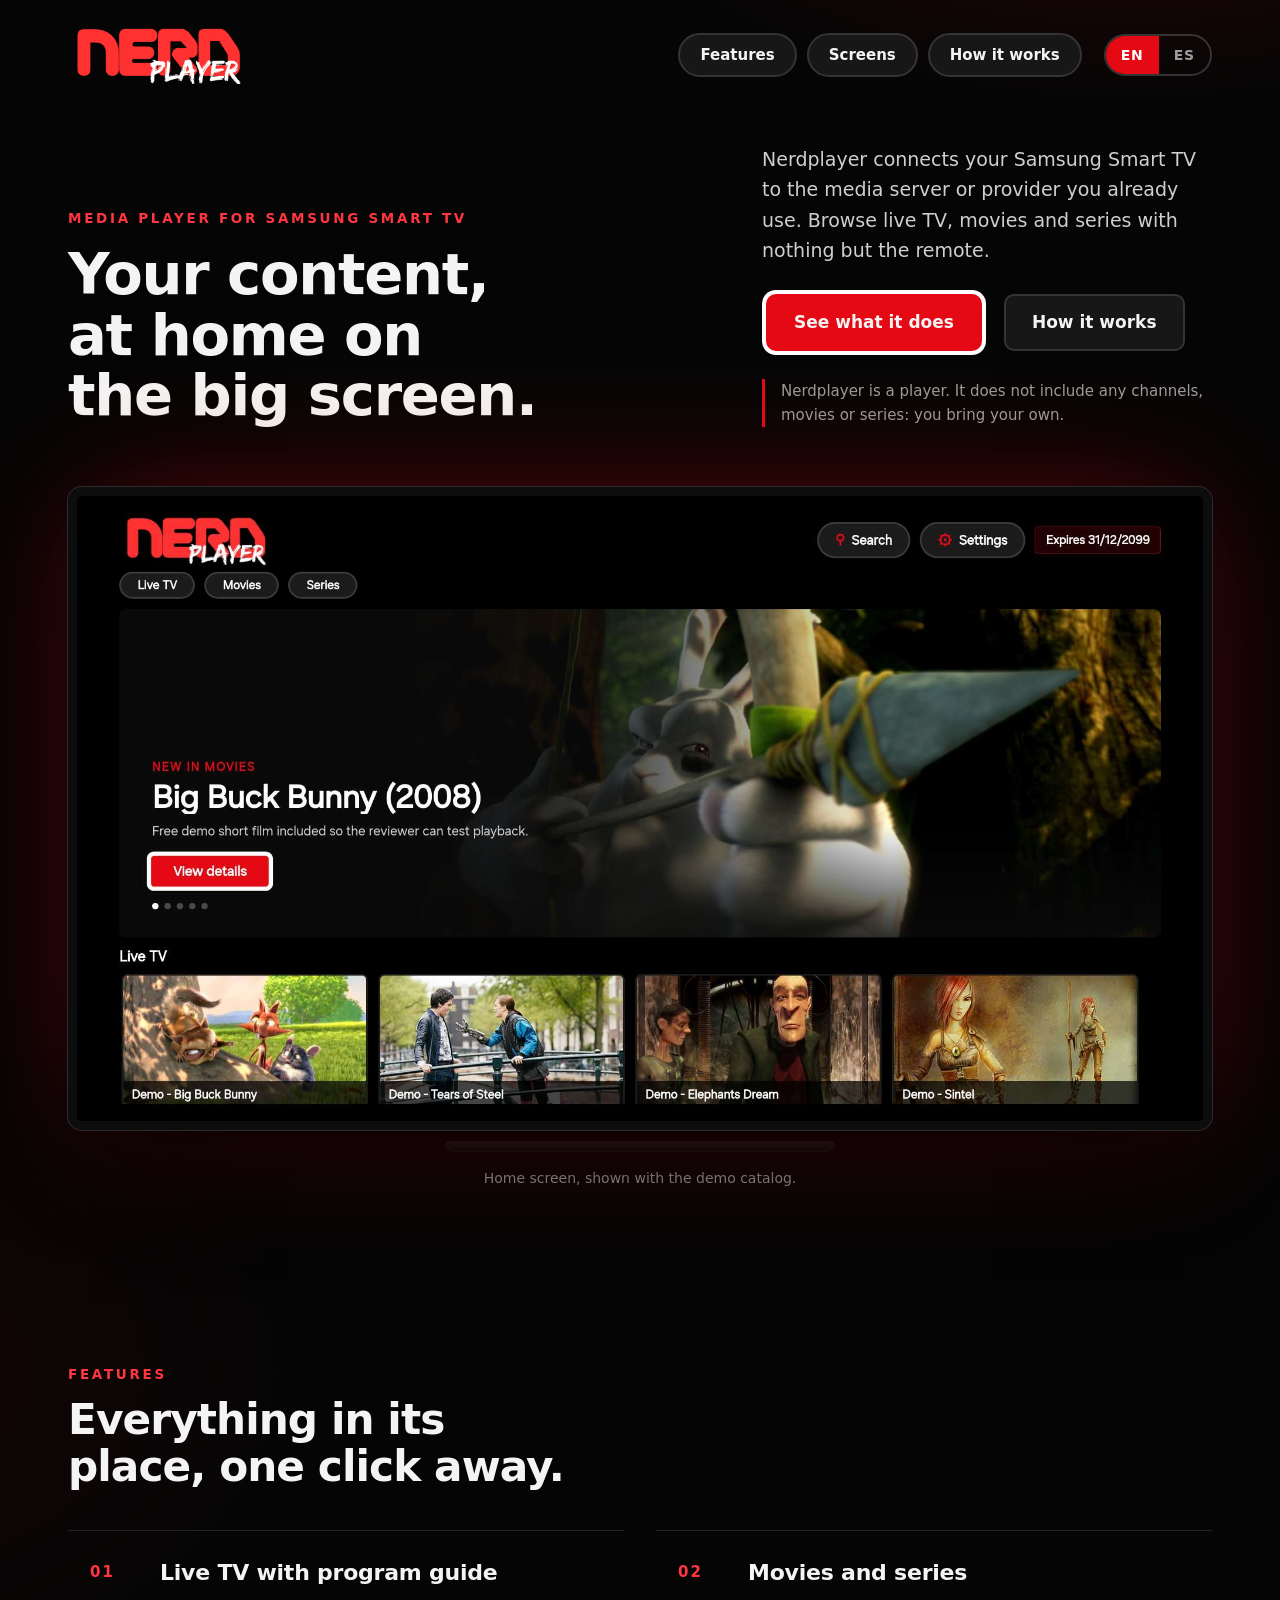
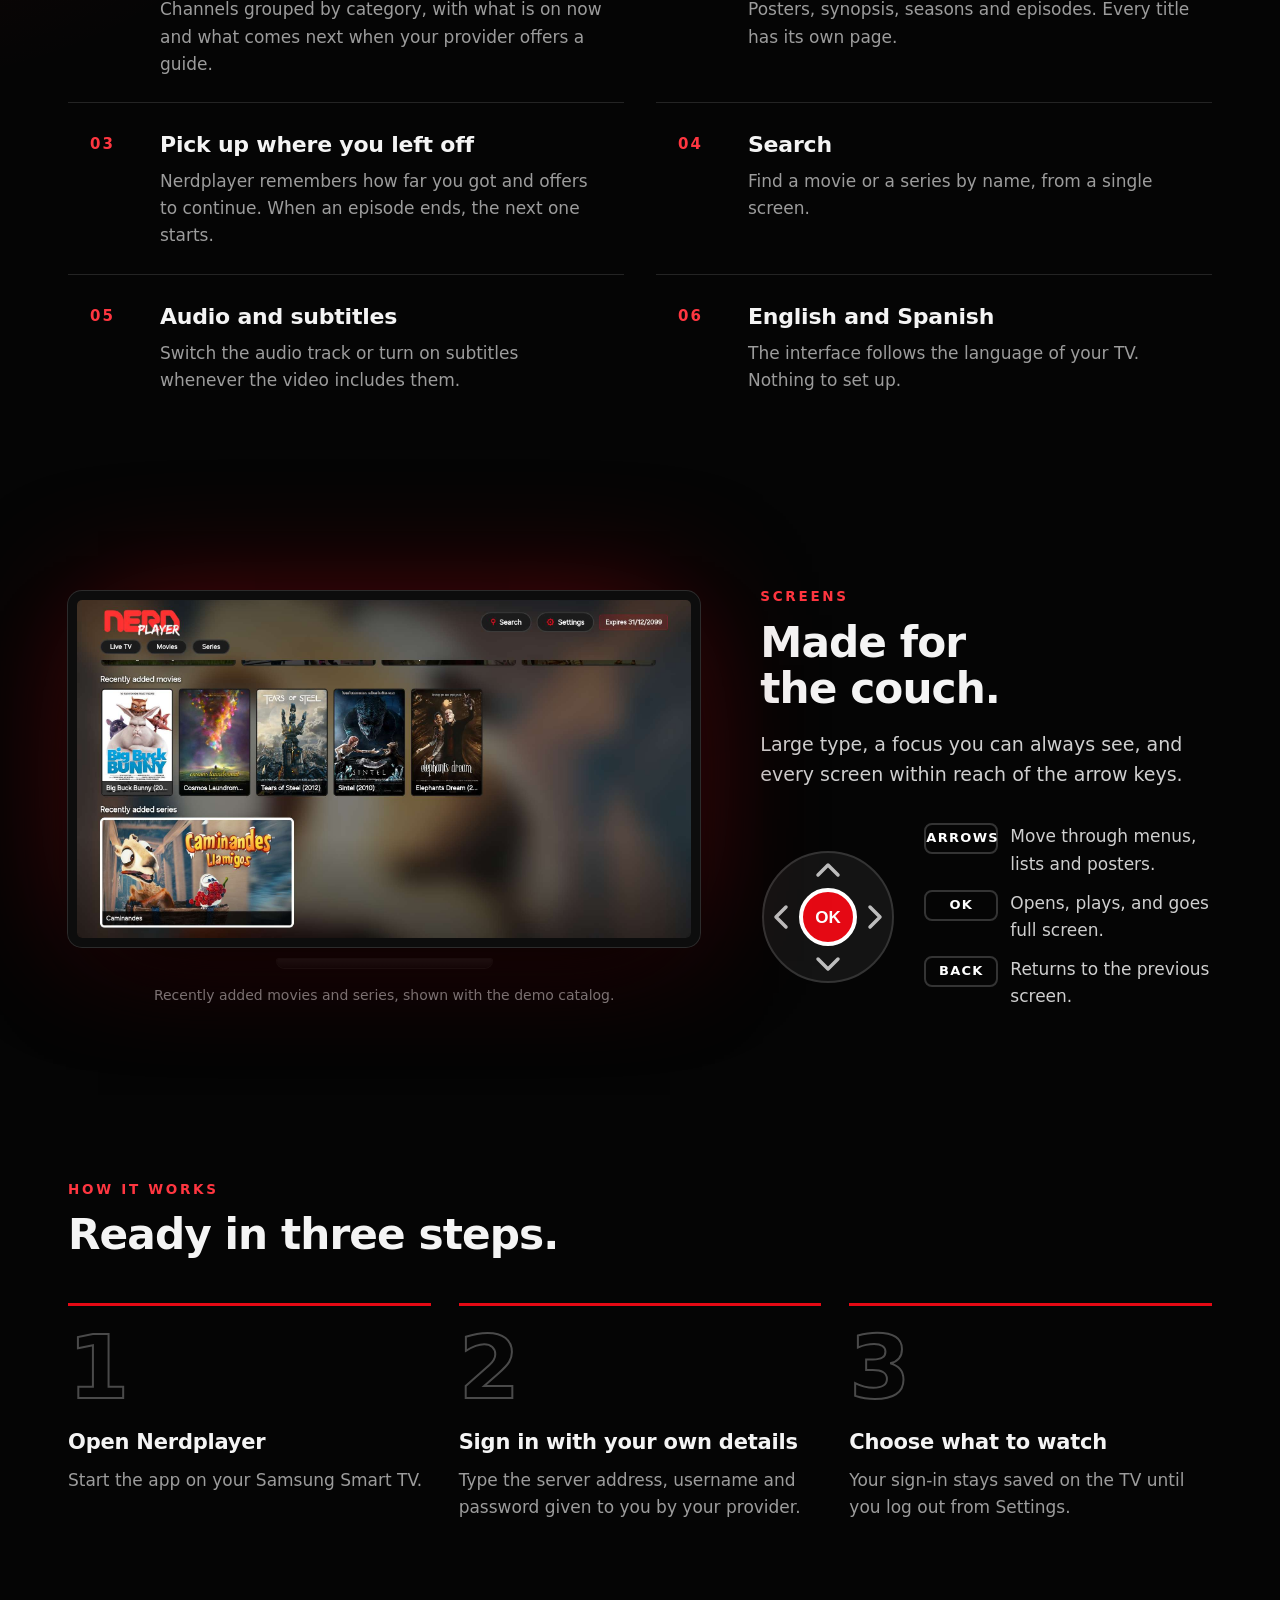
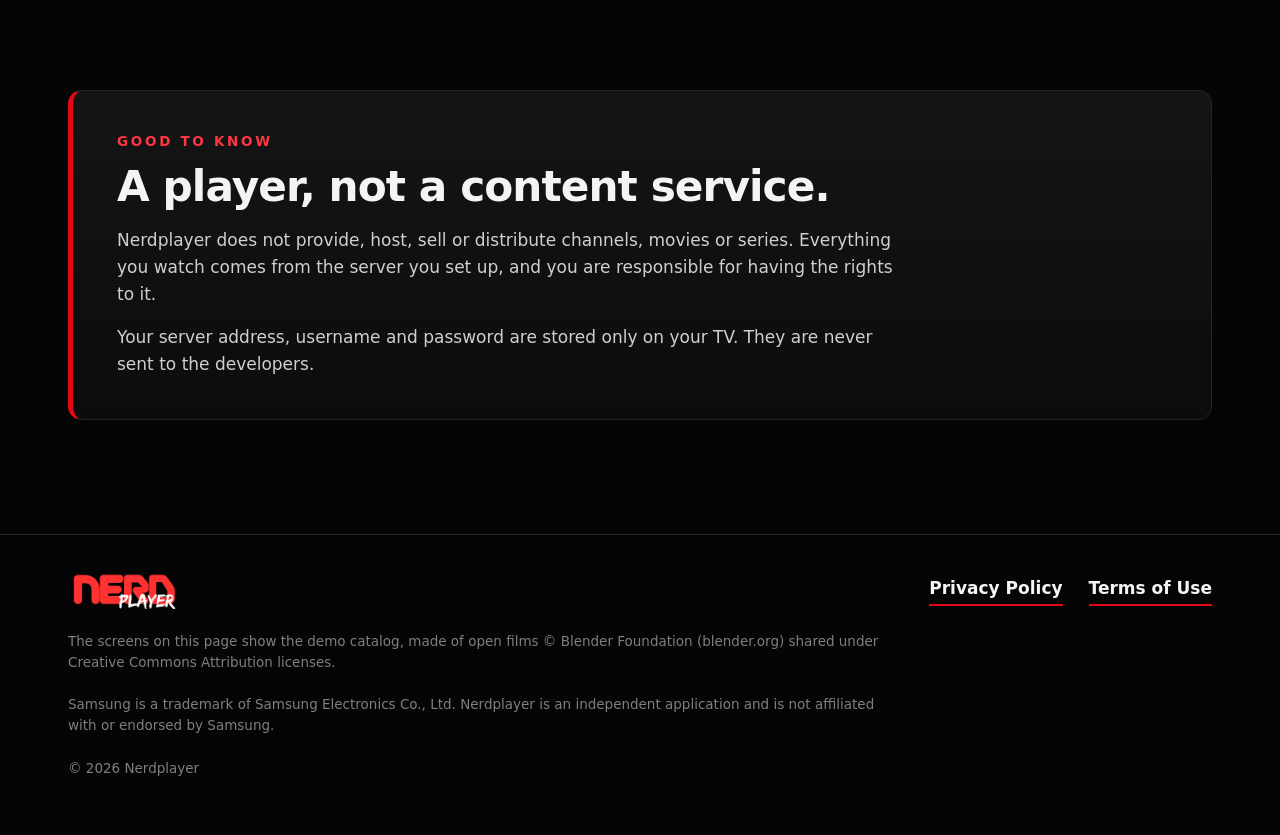
<file: index.html>
<!DOCTYPE html>
<html lang="en" data-lang="en">
<head>
    <meta charset="utf-8">
    <meta name="viewport" content="width=device-width, initial-scale=1">
    <title>Nerdplayer — Media player for Samsung Smart TV</title>
    <meta name="title-en" content="Nerdplayer — Media player for Samsung Smart TV">
    <meta name="title-es" content="Nerdplayer — Reproductor multimedia para Samsung Smart TV">
    <meta name="description" content="Nerdplayer is a media player for Samsung Smart TVs. Connect the media server or provider you already use and watch live TV, movies and series with the remote.">
    <meta name="theme-color" content="#050505">
    <meta property="og:title" content="Nerdplayer — Media player for Samsung Smart TV">
    <meta property="og:description" content="Connect the media server or provider you already use and watch live TV, movies and series with the remote.">
    <meta property="og:image" content="https://sayonararoku.github.io/Nerdplayer/img/home.jpg">
    <script>
        // Idioma inicial, antes de pintar: ?lang=, lo elegido antes, o el del navegador. Por defecto, ingles.
        (function () {
            var lang = 'en';
            try {
                var q = /[?&]lang=(en|es)\b/.exec(location.search);
                var saved = localStorage.getItem('nerdplayer.site.lang');
                if (q) { lang = q[1]; } else if (saved === 'en' || saved === 'es') { lang = saved; } else if (/^es\b/i.test(navigator.language || '')) { lang = 'es'; }
            } catch (e) { /* se queda en ingles */ }
            document.documentElement.setAttribute('data-lang', lang);
            document.documentElement.setAttribute('lang', lang);
        }());
    </script>
    <link rel="stylesheet" href="site.css?v=2">
</head>
<body>
    <a class="skip" href="#main"><span lang="en">Skip to content</span><span lang="es">Ir al contenido</span></a>

    <header class="top">
        <a class="brand" href="./"><img src="img/logo.png" alt="Nerdplayer" width="600" height="188"></a>
        <nav class="pills" aria-label="Sections">
            <a href="#features"><span lang="en">Features</span><span lang="es">Funciones</span></a>
            <a href="#screens"><span lang="en">Screens</span><span lang="es">Pantallas</span></a>
            <a href="#start"><span lang="en">How it works</span><span lang="es">Cómo funciona</span></a>
        </nav>
        <div class="lang" role="group" aria-label="Language / Idioma">
            <button type="button" data-set-lang="en" aria-pressed="true" title="English">EN</button>
            <button type="button" data-set-lang="es" aria-pressed="false" title="Español">ES</button>
        </div>
    </header>

    <main id="main">
        <section class="hero">
            <div class="hero-copy">
                <div>
                    <p class="kicker">
                        <span lang="en">Media player for Samsung Smart TV</span>
                        <span lang="es">Reproductor multimedia para Samsung Smart TV</span>
                    </p>
                    <h1>
                        <span lang="en">Your content, at home on the big screen.</span>
                        <span lang="es">Tu contenido, en la pantalla grande.</span>
                    </h1>
                </div>
                <div>
                <p class="lead">
                    <span lang="en">Nerdplayer connects your Samsung Smart TV to the media server or provider you already use. Browse live TV, movies and series with nothing but the remote.</span>
                    <span lang="es">Nerdplayer conecta tu Samsung Smart TV con el servidor o proveedor que ya usas. Recorre TV en vivo, películas y series solo con el control remoto.</span>
                </p>
                <div class="actions">
                    <a class="btn btn-primary" href="#features"><span lang="en">See what it does</span><span lang="es">Ver qué hace</span></a>
                    <a class="btn" href="#start"><span lang="en">How it works</span><span lang="es">Cómo funciona</span></a>
                </div>
                <p class="note">
                    <span lang="en">Nerdplayer is a player. It does not include any channels, movies or series: you bring your own.</span>
                    <span lang="es">Nerdplayer es un reproductor. No incluye canales, películas ni series: el contenido lo pones tú.</span>
                </p>
                </div>
            </div>

            <figure class="tv">
                <div class="tv-screen">
                    <img src="img/home.jpg" width="1920" height="1080"
                         alt="Nerdplayer home screen on a TV: a featured movie and a row of live TV channels">
                </div>
                <div class="tv-foot"></div>
                <figcaption>
                    <span lang="en">Home screen, shown with the demo catalog.</span>
                    <span lang="es">Pantalla de inicio, con el catálogo de demostración.</span>
                </figcaption>
            </figure>
        </section>

        <section class="section" id="features">
            <div class="section-head">
                <p class="kicker"><span lang="en">Features</span><span lang="es">Funciones</span></p>
                <h2>
                    <span lang="en">Everything in its place, one click away.</span>
                    <span lang="es">Todo en su sitio, a un clic.</span>
                </h2>
            </div>
            <ol class="rows">
                <li>
                    <span class="n">01</span>
                    <div>
                        <h3><span lang="en">Live TV with program guide</span><span lang="es">TV en vivo con guía</span></h3>
                        <p>
                            <span lang="en">Channels grouped by category, with what is on now and what comes next when your provider offers a guide.</span>
                            <span lang="es">Canales ordenados por categoría, con lo que se emite ahora y lo que sigue cuando tu proveedor ofrece guía.</span>
                        </p>
                    </div>
                </li>
                <li>
                    <span class="n">02</span>
                    <div>
                        <h3><span lang="en">Movies and series</span><span lang="es">Películas y series</span></h3>
                        <p>
                            <span lang="en">Posters, synopsis, seasons and episodes. Every title has its own page.</span>
                            <span lang="es">Pósters, sinopsis, temporadas y episodios. Cada título tiene su propia ficha.</span>
                        </p>
                    </div>
                </li>
                <li>
                    <span class="n">03</span>
                    <div>
                        <h3><span lang="en">Pick up where you left off</span><span lang="es">Sigue donde te quedaste</span></h3>
                        <p>
                            <span lang="en">Nerdplayer remembers how far you got and offers to continue. When an episode ends, the next one starts.</span>
                            <span lang="es">Nerdplayer recuerda en qué minuto ibas y te ofrece continuar. Al terminar un episodio, empieza el siguiente.</span>
                        </p>
                    </div>
                </li>
                <li>
                    <span class="n">04</span>
                    <div>
                        <h3><span lang="en">Search</span><span lang="es">Búsqueda</span></h3>
                        <p>
                            <span lang="en">Find a movie or a series by name, from a single screen.</span>
                            <span lang="es">Encuentra una película o una serie por su nombre, desde una sola pantalla.</span>
                        </p>
                    </div>
                </li>
                <li>
                    <span class="n">05</span>
                    <div>
                        <h3><span lang="en">Audio and subtitles</span><span lang="es">Audio y subtítulos</span></h3>
                        <p>
                            <span lang="en">Switch the audio track or turn on subtitles whenever the video includes them.</span>
                            <span lang="es">Cambia la pista de audio o activa los subtítulos siempre que el video los incluya.</span>
                        </p>
                    </div>
                </li>
                <li>
                    <span class="n">06</span>
                    <div>
                        <h3><span lang="en">English and Spanish</span><span lang="es">En español y en inglés</span></h3>
                        <p>
                            <span lang="en">The interface follows the language of your TV. Nothing to set up.</span>
                            <span lang="es">La interfaz sigue el idioma de tu televisor. No hay nada que configurar.</span>
                        </p>
                    </div>
                </li>
            </ol>
        </section>

        <section class="section" id="screens">
            <div class="screens">
                <figure class="tv">
                    <div class="tv-screen">
                        <img src="img/catalog.jpg" width="1920" height="1080" loading="lazy"
                             alt="Nerdplayer on a TV: rows of recently added movies and series with their posters">
                    </div>
                    <div class="tv-foot"></div>
                    <figcaption>
                        <span lang="en">Recently added movies and series, shown with the demo catalog.</span>
                        <span lang="es">Películas y series recién agregadas, con el catálogo de demostración.</span>
                    </figcaption>
                </figure>
                <div>
                    <p class="kicker"><span lang="en">Screens</span><span lang="es">Pantallas</span></p>
                    <h2>
                        <span lang="en">Made for the couch.</span>
                        <span lang="es">Pensado para el sofá.</span>
                    </h2>
                    <p class="sub lead" style="margin-top:16px">
                        <span lang="en">Large type, a focus you can always see, and every screen within reach of the arrow keys.</span>
                        <span lang="es">Letra grande, un foco que siempre se ve y todas las pantallas al alcance de las flechas.</span>
                    </p>
                    <div class="remote">
                        <svg viewBox="0 0 136 136" role="img" aria-label="Remote control direction pad">
                            <circle cx="68" cy="68" r="65" fill="#141414" stroke="#343434" stroke-width="2"/>
                            <g fill="none" stroke="#bdbdbd" stroke-width="3.5" stroke-linecap="round" stroke-linejoin="round">
                                <path d="M58 26l10-10 10 10"/>
                                <path d="M58 110l10 10 10-10"/>
                                <path d="M26 58l-10 10 10 10"/>
                                <path d="M110 58l10 10-10 10"/>
                            </g>
                            <circle cx="68" cy="68" r="27" fill="#e50914" stroke="#fff" stroke-width="4"/>
                            <text x="68" y="74" text-anchor="middle" font-family="Segoe UI, Arial, sans-serif" font-size="17" font-weight="800" fill="#fff">OK</text>
                        </svg>
                        <dl class="keys">
                            <div>
                                <dt><span lang="en">Arrows</span><span lang="es">Flechas</span></dt>
                                <dd><span lang="en">Move through menus, lists and posters.</span><span lang="es">Recorren menús, listas y pósters.</span></dd>
                            </div>
                            <div>
                                <dt>OK</dt>
                                <dd><span lang="en">Opens, plays, and goes full screen.</span><span lang="es">Abre, reproduce y pasa a pantalla completa.</span></dd>
                            </div>
                            <div>
                                <dt><span lang="en">Back</span><span lang="es">Atrás</span></dt>
                                <dd><span lang="en">Returns to the previous screen.</span><span lang="es">Vuelve a la pantalla anterior.</span></dd>
                            </div>
                        </dl>
                    </div>
                </div>
            </div>
        </section>

        <section class="section" id="start">
            <div class="section-head">
                <p class="kicker"><span lang="en">How it works</span><span lang="es">Cómo funciona</span></p>
                <h2>
                    <span lang="en">Ready in three steps.</span>
                    <span lang="es">Listo en tres pasos.</span>
                </h2>
            </div>
            <ol class="steps">
                <li>
                    <h3><span lang="en">Open Nerdplayer</span><span lang="es">Abre Nerdplayer</span></h3>
                    <p>
                        <span lang="en">Start the app on your Samsung Smart TV.</span>
                        <span lang="es">Inicia la aplicación en tu Samsung Smart TV.</span>
                    </p>
                </li>
                <li>
                    <h3><span lang="en">Sign in with your own details</span><span lang="es">Entra con tus propios datos</span></h3>
                    <p>
                        <span lang="en">Type the server address, username and password given to you by your provider.</span>
                        <span lang="es">Escribe la dirección del servidor, el usuario y la contraseña que te dio tu proveedor.</span>
                    </p>
                </li>
                <li>
                    <h3><span lang="en">Choose what to watch</span><span lang="es">Elige qué ver</span></h3>
                    <p>
                        <span lang="en">Your sign-in stays saved on the TV until you log out from Settings.</span>
                        <span lang="es">Tu sesión queda guardada en el televisor hasta que la cierres desde Configuración.</span>
                    </p>
                </li>
            </ol>
        </section>

        <section class="section" id="notice">
            <div class="notice">
                <p class="kicker"><span lang="en">Good to know</span><span lang="es">Conviene saberlo</span></p>
                <h2>
                    <span lang="en">A player, not a content service.</span>
                    <span lang="es">Un reproductor, no un servicio de contenido.</span>
                </h2>
                <p>
                    <span lang="en">Nerdplayer does not provide, host, sell or distribute channels, movies or series. Everything you watch comes from the server you set up, and you are responsible for having the rights to it.</span>
                    <span lang="es">Nerdplayer no provee, aloja, vende ni distribuye canales, películas o series. Todo lo que ves viene del servidor que tú configuras, y eres responsable de contar con los derechos para verlo.</span>
                </p>
                <p>
                    <span lang="en">Your server address, username and password are stored only on your TV. They are never sent to the developers.</span>
                    <span lang="es">La dirección de tu servidor, tu usuario y tu contraseña se guardan solo en tu televisor. Nunca se envían a los desarrolladores.</span>
                </p>
            </div>
        </section>
    </main>

    <footer class="foot">
        <div class="foot-in">
            <div class="foot-top">
                <img src="img/logo.png" alt="Nerdplayer" width="600" height="188">
                <a href="privacy.html"><span lang="en">Privacy Policy</span><span lang="es">Política de privacidad</span></a>
                <a href="terms.html"><span lang="en">Terms of Use</span><span lang="es">Términos de uso</span></a>
            </div>
            <p class="small">
                <span lang="en">The screens on this page show the demo catalog, made of open films © Blender Foundation (blender.org) shared under Creative Commons Attribution licenses.</span>
                <span lang="es">Las pantallas de esta página muestran el catálogo de demostración, hecho con películas abiertas © Blender Foundation (blender.org) compartidas bajo licencias Creative Commons Atribución.</span>
            </p>
            <p class="small">
                <span lang="en">Samsung is a trademark of Samsung Electronics Co., Ltd. Nerdplayer is an independent application and is not affiliated with or endorsed by Samsung.</span>
                <span lang="es">Samsung es una marca de Samsung Electronics Co., Ltd. Nerdplayer es una aplicación independiente y no está afiliada a Samsung ni cuenta con su respaldo.</span>
            </p>
            <p class="small">© 2026 Nerdplayer</p>
        </div>
    </footer>

    <script src="site.js?v=2"></script>
</body>
</html>
</file>
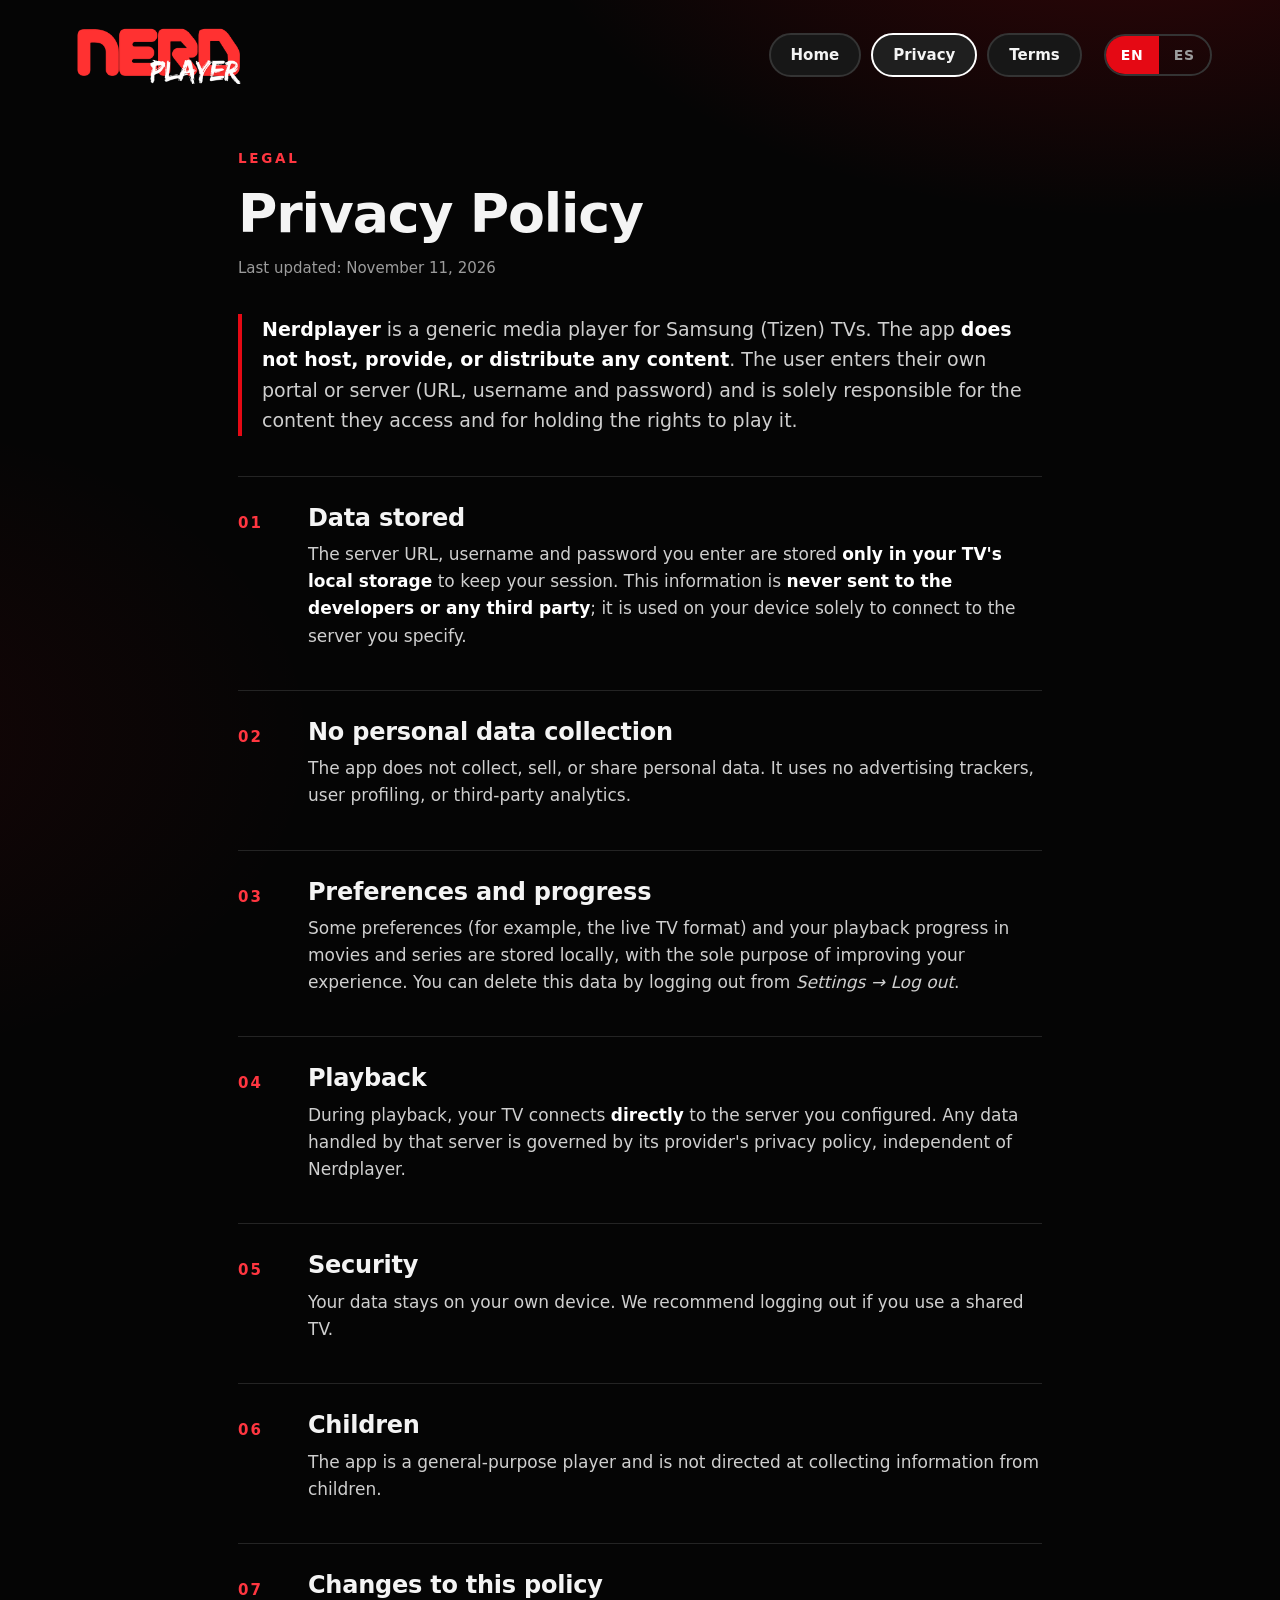
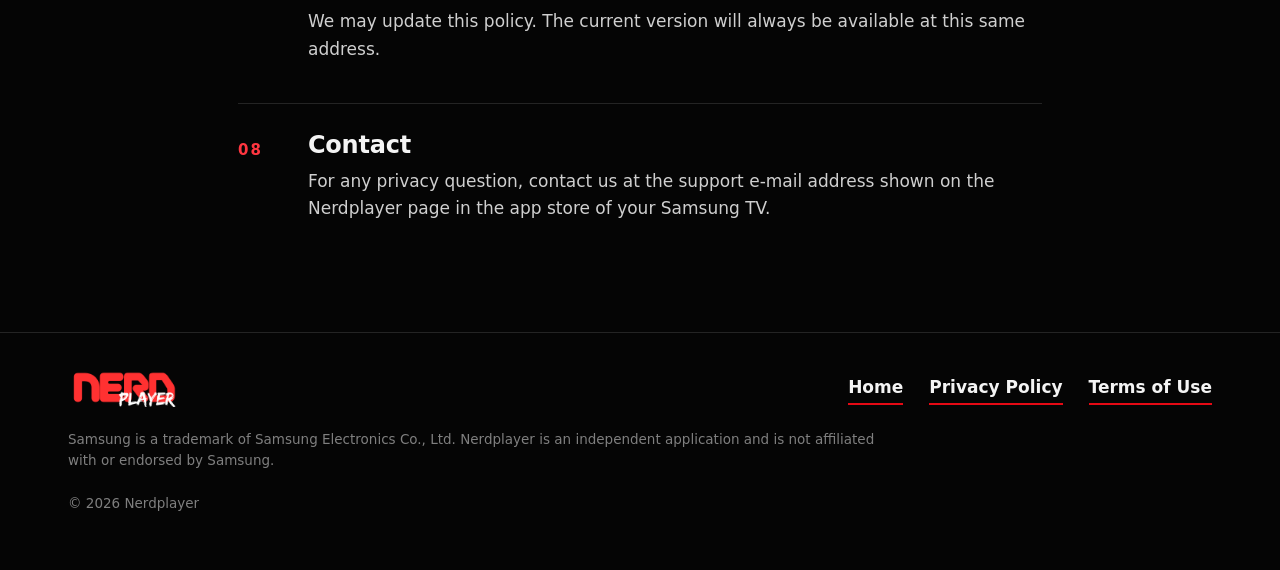
<file: privacy.html>
<!DOCTYPE html>
<html lang="en" data-lang="en">
<head>
    <meta charset="utf-8">
    <meta name="viewport" content="width=device-width, initial-scale=1">
    <title>Nerdplayer — Privacy Policy</title>
    <meta name="title-en" content="Nerdplayer — Privacy Policy">
    <meta name="title-es" content="Nerdplayer — Política de privacidad">
    <meta name="description" content="Privacy Policy of Nerdplayer, a media player for Samsung Smart TVs. Política de privacidad de Nerdplayer.">
    <meta name="theme-color" content="#050505">
    <script>
        // Idioma inicial, antes de pintar: ?lang=, lo elegido antes, o el del navegador. Por defecto, ingles.
        (function () {
            var lang = 'en';
            try {
                var q = /[?&]lang=(en|es)\b/.exec(location.search);
                var saved = localStorage.getItem('nerdplayer.site.lang');
                if (q) { lang = q[1]; } else if (saved === 'en' || saved === 'es') { lang = saved; } else if (/^es\b/i.test(navigator.language || '')) { lang = 'es'; }
            } catch (e) { /* se queda en ingles */ }
            document.documentElement.setAttribute('data-lang', lang);
            document.documentElement.setAttribute('lang', lang);
        }());
    </script>
    <link rel="stylesheet" href="site.css?v=2">
    <!-- Sin JavaScript no hay interruptor: se muestran los dos idiomas, uno tras otro. -->
    <noscript><style>article[lang] { display: block !important; } article[lang="es"] { margin-top: 70px; }</style></noscript>
</head>
<body>
    <a class="skip" href="#main"><span lang="en">Skip to content</span><span lang="es">Ir al contenido</span></a>

    <header class="top">
        <a class="brand" href="./"><img src="img/logo.png" alt="Nerdplayer" width="600" height="188"></a>
        <nav class="pills" aria-label="Pages">
            <a href="./"><span lang="en">Home</span><span lang="es">Inicio</span></a>
            <a href="privacy.html" aria-current="page"><span lang="en">Privacy</span><span lang="es">Privacidad</span></a>
            <a href="terms.html"><span lang="en">Terms</span><span lang="es">Términos</span></a>
        </nav>
        <div class="lang" role="group" aria-label="Language / Idioma">
            <button type="button" data-set-lang="en" aria-pressed="true" title="English">EN</button>
            <button type="button" data-set-lang="es" aria-pressed="false" title="Español">ES</button>
        </div>
    </header>

    <main id="main" class="doc">
        <article lang="en">
            <p class="kicker">Legal</p>
            <h1>Privacy Policy</h1>
            <p class="updated">Last updated: November 11, 2026</p>

            <div class="intro">
                <p><strong>Nerdplayer</strong> is a generic media player for Samsung (Tizen) TVs. The app
                <strong>does not host, provide, or distribute any content</strong>. The user enters their own
                portal or server (URL, username and password) and is solely responsible for the content they
                access and for holding the rights to play it.</p>
            </div>

            <section>
                <span class="n">01</span>
                <div>
                    <h2>Data stored</h2>
                    <p>The server URL, username and password you enter are stored <strong>only in your TV's
                    local storage</strong> to keep your session. This information is <strong>never sent to the
                    developers or any third party</strong>; it is used on your device solely to connect to the
                    server you specify.</p>
                </div>
            </section>
            <section>
                <span class="n">02</span>
                <div>
                    <h2>No personal data collection</h2>
                    <p>The app does not collect, sell, or share personal data. It uses no advertising trackers,
                    user profiling, or third-party analytics.</p>
                </div>
            </section>
            <section>
                <span class="n">03</span>
                <div>
                    <h2>Preferences and progress</h2>
                    <p>Some preferences (for example, the live TV format) and your playback progress in movies
                    and series are stored locally, with the sole purpose of improving your experience. You can
                    delete this data by logging out from <em>Settings → Log out</em>.</p>
                </div>
            </section>
            <section>
                <span class="n">04</span>
                <div>
                    <h2>Playback</h2>
                    <p>During playback, your TV connects <strong>directly</strong> to the server you configured.
                    Any data handled by that server is governed by its provider's privacy policy, independent of
                    Nerdplayer.</p>
                </div>
            </section>
            <section>
                <span class="n">05</span>
                <div>
                    <h2>Security</h2>
                    <p>Your data stays on your own device. We recommend logging out if you use a shared TV.</p>
                </div>
            </section>
            <section>
                <span class="n">06</span>
                <div>
                    <h2>Children</h2>
                    <p>The app is a general-purpose player and is not directed at collecting information from
                    children.</p>
                </div>
            </section>
            <section>
                <span class="n">07</span>
                <div>
                    <h2>Changes to this policy</h2>
                    <p>We may update this policy. The current version will always be available at this same
                    address.</p>
                </div>
            </section>
            <section>
                <span class="n">08</span>
                <div>
                    <h2>Contact</h2>
                    <p>For any privacy question, contact us at the support e-mail address shown on the
                    Nerdplayer page in the app store of your Samsung TV.</p>
                </div>
            </section>
        </article>

        <article lang="es">
            <p class="kicker">Legal</p>
            <h1>Política de privacidad</h1>
            <p class="updated">Última actualización: 11 de noviembre de 2026</p>

            <div class="intro">
                <p><strong>Nerdplayer</strong> es un reproductor multimedia genérico para televisores Samsung
                (Tizen). La aplicación <strong>no aloja, no provee y no distribuye contenido</strong>. El usuario
                ingresa su propio portal o servidor (URL, usuario y contraseña) y es el único responsable del
                contenido al que accede, así como de contar con los derechos necesarios para reproducirlo.</p>
            </div>

            <section>
                <span class="n">01</span>
                <div>
                    <h2>Datos que se almacenan</h2>
                    <p>La URL del servidor, el usuario y la contraseña que ingresas se guardan
                    <strong>únicamente en el almacenamiento local de tu televisor</strong> con el fin de mantener
                    la sesión iniciada. Esta información <strong>no se envía a los desarrolladores ni a
                    terceros</strong>; solo se utiliza en tu dispositivo para conectarse al servidor que tú
                    indicas.</p>
                </div>
            </section>
            <section>
                <span class="n">02</span>
                <div>
                    <h2>No recopilamos datos personales</h2>
                    <p>La aplicación no recopila, vende ni comparte datos personales. No utiliza rastreadores
                    publicitarios, perfiles de usuario ni herramientas de analítica de terceros.</p>
                </div>
            </section>
            <section>
                <span class="n">03</span>
                <div>
                    <h2>Preferencias y progreso</h2>
                    <p>Se almacenan localmente algunas preferencias (por ejemplo, el formato de TV en vivo) y el
                    progreso de reproducción de películas y series, con el único objetivo de mejorar tu
                    experiencia. Puedes eliminar estos datos cerrando sesión desde
                    <em>Configuración → Cerrar sesión</em>.</p>
                </div>
            </section>
            <section>
                <span class="n">04</span>
                <div>
                    <h2>Reproducción de contenido</h2>
                    <p>Durante la reproducción, tu televisor se conecta <strong>directamente</strong> al servidor
                    que configuraste. Cualquier dato que dicho servidor procese se rige por las políticas de
                    privacidad de su proveedor, ajenas a Nerdplayer.</p>
                </div>
            </section>
            <section>
                <span class="n">05</span>
                <div>
                    <h2>Seguridad</h2>
                    <p>Los datos se mantienen en tu propio dispositivo. Te recomendamos cerrar sesión si usas un
                    televisor compartido.</p>
                </div>
            </section>
            <section>
                <span class="n">06</span>
                <div>
                    <h2>Menores de edad</h2>
                    <p>La aplicación es un reproductor de propósito general y no está dirigida a recopilar
                    información de menores.</p>
                </div>
            </section>
            <section>
                <span class="n">07</span>
                <div>
                    <h2>Cambios a esta política</h2>
                    <p>Podemos actualizar esta política. La versión vigente estará siempre disponible en esta
                    misma dirección.</p>
                </div>
            </section>
            <section>
                <span class="n">08</span>
                <div>
                    <h2>Contacto</h2>
                    <p>Para cualquier duda relacionada con la privacidad, escríbenos al correo de soporte que
                    aparece en la ficha de Nerdplayer, en la tienda de aplicaciones de tu televisor Samsung.</p>
                </div>
            </section>
        </article>
    </main>

    <footer class="foot">
        <div class="foot-in">
            <div class="foot-top">
                <img src="img/logo.png" alt="Nerdplayer" width="600" height="188">
                <a href="./"><span lang="en">Home</span><span lang="es">Inicio</span></a>
                <a href="privacy.html"><span lang="en">Privacy Policy</span><span lang="es">Política de privacidad</span></a>
                <a href="terms.html"><span lang="en">Terms of Use</span><span lang="es">Términos de uso</span></a>
            </div>
            <p class="small">
                <span lang="en">Samsung is a trademark of Samsung Electronics Co., Ltd. Nerdplayer is an independent application and is not affiliated with or endorsed by Samsung.</span>
                <span lang="es">Samsung es una marca de Samsung Electronics Co., Ltd. Nerdplayer es una aplicación independiente y no está afiliada a Samsung ni cuenta con su respaldo.</span>
            </p>
            <p class="small">© 2026 Nerdplayer</p>
        </div>
    </footer>

    <script src="site.js?v=2"></script>
</body>
</html>
</file>
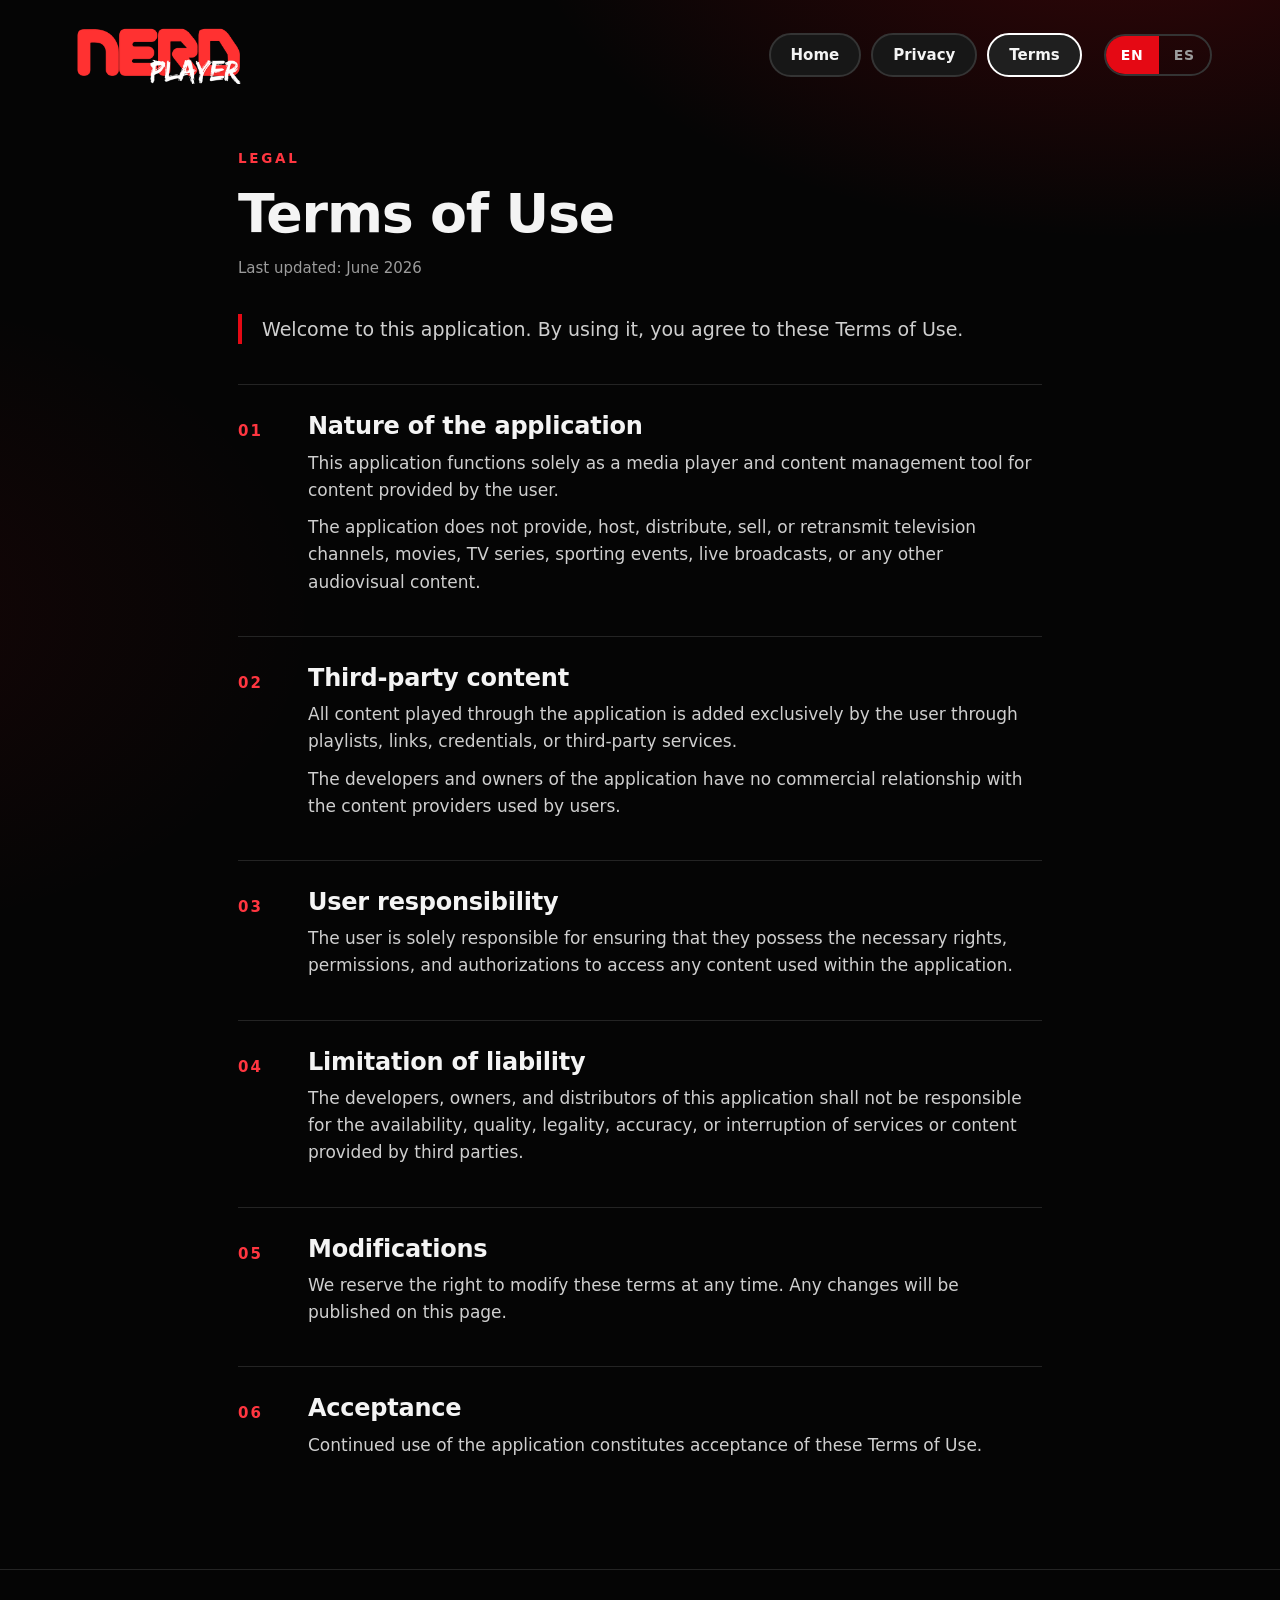
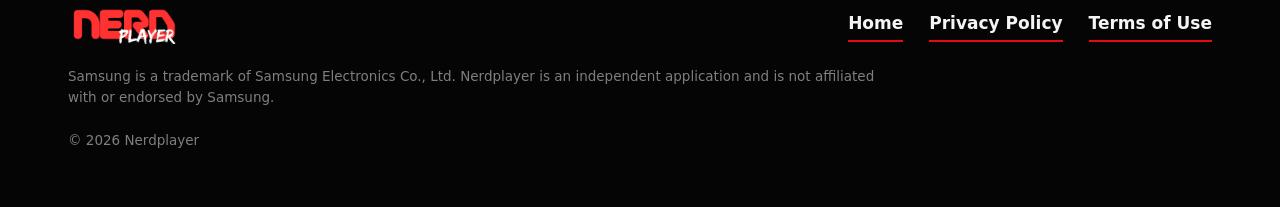
<file: terms.html>
<!DOCTYPE html>
<html lang="en" data-lang="en">
<head>
    <meta charset="utf-8">
    <meta name="viewport" content="width=device-width, initial-scale=1">
    <title>Nerdplayer — Terms of Use</title>
    <meta name="title-en" content="Nerdplayer — Terms of Use">
    <meta name="title-es" content="Nerdplayer — Términos de uso">
    <meta name="description" content="Terms of Use of Nerdplayer, a media player for Samsung Smart TVs. Términos de uso de Nerdplayer.">
    <meta name="theme-color" content="#050505">
    <script>
        // Idioma inicial, antes de pintar: ?lang=, lo elegido antes, o el del navegador. Por defecto, ingles.
        (function () {
            var lang = 'en';
            try {
                var q = /[?&]lang=(en|es)\b/.exec(location.search);
                var saved = localStorage.getItem('nerdplayer.site.lang');
                if (q) { lang = q[1]; } else if (saved === 'en' || saved === 'es') { lang = saved; } else if (/^es\b/i.test(navigator.language || '')) { lang = 'es'; }
            } catch (e) { /* se queda en ingles */ }
            document.documentElement.setAttribute('data-lang', lang);
            document.documentElement.setAttribute('lang', lang);
        }());
    </script>
    <link rel="stylesheet" href="site.css?v=2">
    <!-- Sin JavaScript no hay interruptor: se muestran los dos idiomas, uno tras otro. -->
    <noscript><style>article[lang] { display: block !important; } article[lang="es"] { margin-top: 70px; }</style></noscript>
</head>
<body>
    <a class="skip" href="#main"><span lang="en">Skip to content</span><span lang="es">Ir al contenido</span></a>

    <header class="top">
        <a class="brand" href="./"><img src="img/logo.png" alt="Nerdplayer" width="600" height="188"></a>
        <nav class="pills" aria-label="Pages">
            <a href="./"><span lang="en">Home</span><span lang="es">Inicio</span></a>
            <a href="privacy.html"><span lang="en">Privacy</span><span lang="es">Privacidad</span></a>
            <a href="terms.html" aria-current="page"><span lang="en">Terms</span><span lang="es">Términos</span></a>
        </nav>
        <div class="lang" role="group" aria-label="Language / Idioma">
            <button type="button" data-set-lang="en" aria-pressed="true" title="English">EN</button>
            <button type="button" data-set-lang="es" aria-pressed="false" title="Español">ES</button>
        </div>
    </header>

    <main id="main" class="doc">
        <article lang="en">
            <p class="kicker">Legal</p>
            <h1>Terms of Use</h1>
            <p class="updated">Last updated: June 2026</p>

            <div class="intro">
                <p>Welcome to this application. By using it, you agree to these Terms of Use.</p>
            </div>

            <section>
                <span class="n">01</span>
                <div>
                    <h2>Nature of the application</h2>
                    <p>This application functions solely as a media player and content management tool for
                    content provided by the user.</p>
                    <p>The application does not provide, host, distribute, sell, or retransmit television
                    channels, movies, TV series, sporting events, live broadcasts, or any other audiovisual
                    content.</p>
                </div>
            </section>
            <section>
                <span class="n">02</span>
                <div>
                    <h2>Third-party content</h2>
                    <p>All content played through the application is added exclusively by the user through
                    playlists, links, credentials, or third-party services.</p>
                    <p>The developers and owners of the application have no commercial relationship with the
                    content providers used by users.</p>
                </div>
            </section>
            <section>
                <span class="n">03</span>
                <div>
                    <h2>User responsibility</h2>
                    <p>The user is solely responsible for ensuring that they possess the necessary rights,
                    permissions, and authorizations to access any content used within the application.</p>
                </div>
            </section>
            <section>
                <span class="n">04</span>
                <div>
                    <h2>Limitation of liability</h2>
                    <p>The developers, owners, and distributors of this application shall not be responsible for
                    the availability, quality, legality, accuracy, or interruption of services or content
                    provided by third parties.</p>
                </div>
            </section>
            <section>
                <span class="n">05</span>
                <div>
                    <h2>Modifications</h2>
                    <p>We reserve the right to modify these terms at any time. Any changes will be published on
                    this page.</p>
                </div>
            </section>
            <section>
                <span class="n">06</span>
                <div>
                    <h2>Acceptance</h2>
                    <p>Continued use of the application constitutes acceptance of these Terms of Use.</p>
                </div>
            </section>
        </article>

        <article lang="es">
            <p class="kicker">Legal</p>
            <h1>Términos de uso</h1>
            <p class="updated">Última actualización: junio de 2026</p>

            <div class="intro">
                <p>Te damos la bienvenida a esta aplicación. Al usarla, aceptas estos Términos de uso.</p>
            </div>

            <section>
                <span class="n">01</span>
                <div>
                    <h2>Naturaleza de la aplicación</h2>
                    <p>Esta aplicación funciona únicamente como reproductor multimedia y herramienta de gestión
                    del contenido que proporciona el usuario.</p>
                    <p>La aplicación no provee, aloja, distribuye, vende ni retransmite canales de televisión,
                    películas, series, eventos deportivos, transmisiones en vivo ni ningún otro contenido
                    audiovisual.</p>
                </div>
            </section>
            <section>
                <span class="n">02</span>
                <div>
                    <h2>Contenido de terceros</h2>
                    <p>Todo el contenido que se reproduce en la aplicación lo agrega exclusivamente el usuario
                    mediante listas de reproducción, enlaces, credenciales o servicios de terceros.</p>
                    <p>Los desarrolladores y propietarios de la aplicación no tienen relación comercial con los
                    proveedores de contenido que utilizan los usuarios.</p>
                </div>
            </section>
            <section>
                <span class="n">03</span>
                <div>
                    <h2>Responsabilidad del usuario</h2>
                    <p>El usuario es el único responsable de asegurarse de contar con los derechos, permisos y
                    autorizaciones necesarios para acceder a cualquier contenido que use en la aplicación.</p>
                </div>
            </section>
            <section>
                <span class="n">04</span>
                <div>
                    <h2>Limitación de responsabilidad</h2>
                    <p>Los desarrolladores, propietarios y distribuidores de esta aplicación no serán
                    responsables de la disponibilidad, calidad, legalidad, exactitud o interrupción de los
                    servicios o contenidos proporcionados por terceros.</p>
                </div>
            </section>
            <section>
                <span class="n">05</span>
                <div>
                    <h2>Modificaciones</h2>
                    <p>Nos reservamos el derecho de modificar estos términos en cualquier momento. Cualquier
                    cambio se publicará en esta página.</p>
                </div>
            </section>
            <section>
                <span class="n">06</span>
                <div>
                    <h2>Aceptación</h2>
                    <p>El uso continuado de la aplicación constituye la aceptación de estos Términos de uso.</p>
                </div>
            </section>
        </article>
    </main>

    <footer class="foot">
        <div class="foot-in">
            <div class="foot-top">
                <img src="img/logo.png" alt="Nerdplayer" width="600" height="188">
                <a href="./"><span lang="en">Home</span><span lang="es">Inicio</span></a>
                <a href="privacy.html"><span lang="en">Privacy Policy</span><span lang="es">Política de privacidad</span></a>
                <a href="terms.html"><span lang="en">Terms of Use</span><span lang="es">Términos de uso</span></a>
            </div>
            <p class="small">
                <span lang="en">Samsung is a trademark of Samsung Electronics Co., Ltd. Nerdplayer is an independent application and is not affiliated with or endorsed by Samsung.</span>
                <span lang="es">Samsung es una marca de Samsung Electronics Co., Ltd. Nerdplayer es una aplicación independiente y no está afiliada a Samsung ni cuenta con su respaldo.</span>
            </p>
            <p class="small">© 2026 Nerdplayer</p>
        </div>
    </footer>

    <script src="site.js?v=2"></script>
</body>
</html>
</file>
<file: site.css>
/* Sitio publico de Nerdplayer. Mismo lenguaje visual que la app: negro, rojo y foco blanco. */
:root {
    --bg: #050505;
    --ink: #f4f4f4;
    --soft: #cfcfcf;
    --muted: #9c9c9c;
    --line: #242424;
    --panel: #101010;
    --red: #e50914;
    --red-text: #ff3640;
    --max: 1200px;
}

* { box-sizing: border-box; }

html { scroll-behavior: smooth; -webkit-text-size-adjust: 100%; }

body {
    margin: 0;
    color: var(--ink);
    background:
        radial-gradient(980px 560px at 88% -6%, rgba(229, 9, 20, .22), transparent 62%),
        radial-gradient(760px 520px at -12% 34%, rgba(229, 9, 20, .07), transparent 62%),
        var(--bg);
    background-repeat: no-repeat;
    font: 17px/1.6 "Segoe UI", system-ui, -apple-system, Roboto, "Helvetica Neue", Arial, sans-serif;
    overflow-x: hidden;
}

/* Dos idiomas en la misma pagina: se muestra el que diga <html data-lang>. */
html[data-lang="en"] [lang="es"],
html[data-lang="es"] [lang="en"] { display: none !important; }

a { color: inherit; }
img { max-width: 100%; }

:focus-visible { outline: 3px solid #fff; outline-offset: 3px; border-radius: 6px; }

.skip { position: absolute; left: -9999px; top: 0; background: #fff; color: #000; padding: 10px 16px; z-index: 10; }
.skip:focus { left: 12px; top: 12px; }

/* ---------- Cabecera ---------- */
.top {
    max-width: var(--max);
    margin: 0 auto;
    padding: 26px 28px 0;
    display: flex;
    align-items: center;
    gap: 22px;
}
.brand { display: block; line-height: 0; margin-right: auto; }
.brand img { height: 58px; width: auto; display: block; }

.pills { display: flex; gap: 10px; }
.pills a {
    padding: 8px 20px;
    border-radius: 999px;
    background: #171717;
    border: 2px solid #343434;
    font-weight: 600;
    font-size: 15px;
    text-decoration: none;
    white-space: nowrap;
    transition: border-color .15s, background .15s;
}
.pills a:hover { border-color: #fff; background: #1f1f1f; }

.lang { display: inline-flex; border: 2px solid #343434; border-radius: 999px; overflow: hidden; }
.lang button {
    appearance: none;
    border: 0;
    background: transparent;
    color: var(--muted);
    font: inherit;
    font-size: 14px;
    font-weight: 700;
    letter-spacing: .06em;
    padding: 8px 15px;
    cursor: pointer;
}
.lang button:hover { color: #fff; }
.lang button[aria-pressed="true"] { background: var(--red); color: #fff; }

/* ---------- Titulares ---------- */
.kicker {
    margin: 0;
    color: var(--red-text);
    font-size: 13.5px;
    font-weight: 700;
    letter-spacing: .2em;
    text-transform: uppercase;
}
h1, h2, h3 { margin: 0; font-weight: 800; letter-spacing: -.022em; }
h1 { font-size: clamp(36px, 4.5vw, 62px); line-height: 1.05; margin: 16px 0 0; text-wrap: balance; }
h2 { font-size: clamp(29px, 3.3vw, 44px); line-height: 1.1; margin: 12px 0 0; text-wrap: balance; }
.lead { margin: 0; color: var(--soft); font-size: 19px; max-width: 33em; }

/* ---------- Portada ---------- */
.hero { max-width: var(--max); margin: 0 auto; padding: 60px 28px 90px; }
.hero-copy {
    display: grid;
    grid-template-columns: minmax(0, 7fr) minmax(0, 5fr);
    gap: 64px;
    align-items: end;
    margin-bottom: 60px;
}
.actions { display: flex; flex-wrap: wrap; gap: 22px; margin: 28px 0 0; padding-left: 4px; }
.btn {
    display: inline-flex;
    align-items: center;
    padding: 13px 26px;
    border-radius: 10px;
    background: #171717;
    border: 2px solid #343434;
    font-weight: 700;
    font-size: 17px;
    text-decoration: none;
    transition: border-color .15s, background .15s, transform .15s;
}
.btn:hover { border-color: #fff; }
/* El boton principal lleva el foco de la app: rojo con aro blanco. */
.btn-primary { background: var(--red); border-color: var(--red); box-shadow: 0 0 0 4px #fff; }
.btn-primary:hover { background: #f31420; border-color: #f31420; transform: translateY(-1px); }

.note {
    margin: 28px 0 0;
    padding-left: 16px;
    border-left: 3px solid var(--red);
    color: var(--muted);
    font-size: 15px;
    max-width: 30em;
}

/* ---------- Televisor ---------- */
.tv { margin: 0; }
.tv-screen {
    position: relative;
    background: #000;
    border: 9px solid #0d0d0d;
    border-radius: 14px;
    overflow: hidden;
    aspect-ratio: 16 / 9;
    box-shadow:
        0 0 0 1px #2c2c2c,
        0 44px 90px -30px #000,
        0 0 130px -24px rgba(229, 9, 20, .5);
}
.tv-screen img { display: block; width: 100%; height: 100%; object-fit: cover; }
.tv-foot {
    width: 34%;
    height: 9px;
    margin: 12px auto 0;
    border-radius: 2px 2px 9px 9px;
    background: linear-gradient(#232323, #0c0c0c);
    box-shadow: 0 0 0 1px #1c1c1c;
}
.tv figcaption { margin-top: 16px; text-align: center; color: var(--muted); font-size: 14px; }

/* ---------- Secciones ---------- */
.section { max-width: var(--max); margin: 0 auto; padding: 84px 28px; }
.section-head { max-width: 40em; }
.section-head p.sub { margin: 16px 0 0; color: var(--soft); font-size: 18px; }

/* Funciones: filas como las listas de la app. Al pasar el puntero, la fila toma el foco. */
.rows {
    list-style: none;
    margin: 40px 0 0;
    padding: 0;
    display: grid;
    grid-template-columns: 1fr 1fr;
    gap: 0 32px;
}
.rows li {
    display: grid;
    grid-template-columns: 54px 1fr;
    gap: 0 16px;
    padding: 24px 22px;
    border-top: 1px solid var(--line);
    transition: background .15s, box-shadow .15s;
}
.rows li:hover { background: var(--red); box-shadow: inset 0 0 0 3px #fff; }
.rows .n { color: var(--red-text); font-weight: 800; font-size: 15px; letter-spacing: .14em; padding-top: 5px; }
.rows li:hover .n, .rows li:hover p { color: #fff; }
.rows h3 { font-size: 22px; font-weight: 700; letter-spacing: -.01em; }
.rows p { margin: 6px 0 0; color: var(--muted); }

/* Pantallas y control remoto */
.screens { display: grid; grid-template-columns: minmax(0, 7fr) minmax(0, 5fr); gap: 60px; align-items: center; }
.remote { display: flex; align-items: center; gap: 28px; margin: 34px 0 0; }
.remote svg { flex: 0 0 136px; width: 136px; height: 136px; }
.keys { margin: 0; display: grid; gap: 12px; }
.keys div { display: grid; grid-template-columns: 74px 1fr; align-items: baseline; gap: 12px; }
.keys dt {
    font-weight: 700;
    font-size: 13px;
    letter-spacing: .1em;
    text-transform: uppercase;
    color: #fff;
    border: 2px solid #343434;
    border-radius: 8px;
    padding: 3px 0;
    text-align: center;
}
.keys dd { margin: 0; color: var(--soft); }

/* Pasos */
.steps { list-style: none; margin: 44px 0 0; padding: 0; display: grid; grid-template-columns: repeat(3, 1fr); gap: 28px; counter-reset: paso; }
.steps li { counter-increment: paso; border-top: 3px solid var(--red); padding-top: 18px; }
.steps li::before {
    content: counter(paso);
    display: block;
    font-size: 88px;
    font-weight: 800;
    line-height: 1;
    color: transparent;
    -webkit-text-stroke: 2px #4a4a4a;
    margin-bottom: 14px;
}
.steps h3 { font-size: 21px; font-weight: 700; letter-spacing: -.01em; }
.steps p { margin: 8px 0 0; color: var(--muted); }

/* Aviso */
.notice {
    background: linear-gradient(180deg, #151515, #0c0c0c);
    border: 1px solid var(--line);
    border-left: 5px solid var(--red);
    border-radius: 14px;
    padding: 40px 44px;
}
.notice p { margin: 16px 0 0; color: var(--soft); max-width: 46em; }
.notice p.kicker { margin: 0; color: var(--red-text); }

/* Pie */
.foot { border-top: 1px solid var(--line); margin-top: 30px; }
.foot-in { max-width: var(--max); margin: 0 auto; padding: 38px 28px 56px; display: grid; gap: 22px; }
.foot-top { display: flex; flex-wrap: wrap; align-items: center; gap: 14px 26px; }
.foot-top img { height: 36px; width: auto; display: block; margin-right: auto; }
.foot-top a { font-weight: 600; text-decoration: none; border-bottom: 2px solid var(--red); padding-bottom: 2px; }
.foot-top a:hover { color: var(--red-text); }
.small { margin: 0; color: #7f7f7f; font-size: 13.5px; line-height: 1.55; max-width: 62em; }

/* ---------- Pantallas estrechas ---------- */
@media (max-width: 980px) {
    .hero { padding: 44px 22px 70px; }
    .hero-copy { grid-template-columns: 1fr; gap: 26px; align-items: start; margin-bottom: 44px; }
    .screens { grid-template-columns: 1fr; gap: 40px; }
    .rows { grid-template-columns: 1fr; }
    .steps { grid-template-columns: 1fr; gap: 34px; }
    .section { padding: 64px 22px; }
    .top { padding: 20px 22px 0; flex-wrap: wrap; gap: 14px; }
    .pills { order: 3; width: 100%; flex-wrap: wrap; gap: 8px; }
    .notice { padding: 30px 26px; }
}
@media (max-width: 520px) {
    body { font-size: 16px; }
    .brand img { height: 46px; }
    .pills a { padding: 6px 14px; font-size: 14px; }
    .kicker { font-size: 12px; letter-spacing: .13em; }
    .actions { gap: 18px; }
    .lead { font-size: 17.5px; }
    .rows li { grid-template-columns: 44px 1fr; padding: 20px 12px; }
    .remote { flex-direction: column; align-items: flex-start; }
    .steps li::before { font-size: 70px; }
    .tv-screen { border-width: 6px; border-radius: 10px; }
}

@media (prefers-reduced-motion: reduce) {
    html { scroll-behavior: auto; }
    * { transition: none !important; }
}

/* ---------- Paginas de texto (privacidad y terminos) ---------- */
.pills a[aria-current="page"] { border-color: #fff; background: #1f1f1f; }

.doc { max-width: 860px; margin: 0 auto; padding: 64px 28px 80px; }
.doc h1 { font-size: clamp(34px, 4.2vw, 54px); }
.doc .updated { margin: 14px 0 0; color: var(--muted); font-size: 15px; }
.doc .intro { margin: 34px 0 0; padding-left: 20px; border-left: 4px solid var(--red); color: var(--soft); font-size: 19px; }
.doc .intro p { margin: 0; }
.doc .intro p + p { margin-top: 12px; }
.doc section {
    margin-top: 40px;
    padding-top: 28px;
    border-top: 1px solid var(--line);
    display: grid;
    grid-template-columns: 54px 1fr;
    gap: 0 16px;
}
.doc section .n { color: var(--red-text); font-weight: 800; font-size: 15px; letter-spacing: .14em; padding-top: 6px; }
.doc h2 { font-size: 24px; font-weight: 700; letter-spacing: -.01em; margin: 0; }
.doc section p { margin: 10px 0 0; color: var(--soft); }
.doc strong { color: #fff; font-weight: 700; }

@media (max-width: 520px) {
    .doc { padding: 44px 22px 60px; }
    .doc section { grid-template-columns: 40px 1fr; gap: 0 10px; }
    .doc h2 { font-size: 21px; }
    .doc .intro { font-size: 17.5px; padding-left: 16px; }
}
</file>
